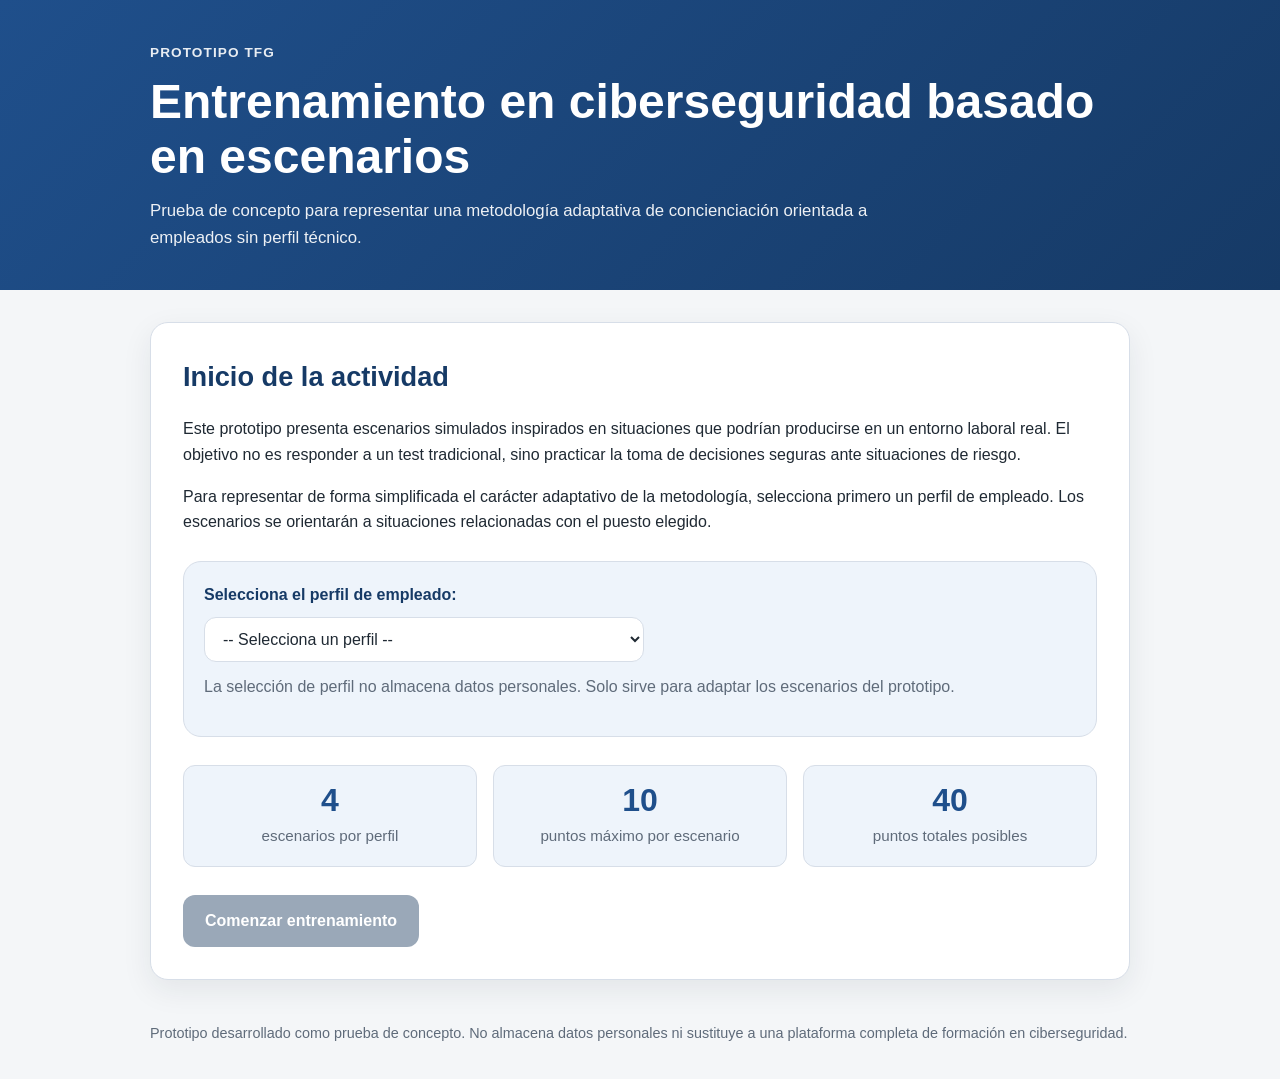
<file: Prototipo-TFG/index.html>
<!DOCTYPE html>
<html lang="es">
<head>
    <meta charset="UTF-8">
    <meta name="viewport" content="width=device-width, initial-scale=1.0">
    <title>Prototipo TFG - Concienciación en ciberseguridad</title>
    <link rel="stylesheet" href="styles.css">
</head>
<body>
    <header class="site-header">
        <div class="container">
            <p class="tagline">Prototipo TFG</p>
            <h1>Entrenamiento en ciberseguridad basado en escenarios</h1>
            <p class="subtitle">
                Prueba de concepto para representar una metodología adaptativa de concienciación orientada a empleados sin perfil técnico.
            </p>
        </div>
    </header>

    <main class="container">
        <section id="start-screen" class="card active">
            <h2>Inicio de la actividad</h2>
            <p>
                Este prototipo presenta escenarios simulados inspirados en situaciones que podrían producirse en un entorno laboral real.
                El objetivo no es responder a un test tradicional, sino practicar la toma de decisiones seguras ante situaciones de riesgo.
            </p>
            <p>
                Para representar de forma simplificada el carácter adaptativo de la metodología, selecciona primero un perfil de empleado.
                Los escenarios se orientarán a situaciones relacionadas con el puesto elegido.
            </p>

            <div class="profile-section">
                <label for="profile-select" class="profile-label">Selecciona el perfil de empleado:</label>
                <select id="profile-select" class="profile-select">
                    <option value="">-- Selecciona un perfil --</option>
                    <option value="administracion">Administración</option>
                    <option value="rrhh">Recursos humanos</option>
                    <option value="comercial">Comercial / atención al cliente</option>
                    <option value="general">Usuario general de oficina</option>
                </select>
                <p id="profile-description" class="profile-description">
                    La selección de perfil no almacena datos personales. Solo sirve para adaptar los escenarios del prototipo.
                </p>
            </div>

            <div class="info-grid">
                <div class="info-box"><strong>4</strong><span>escenarios por perfil</span></div>
                <div class="info-box"><strong>10</strong><span>puntos máximo por escenario</span></div>
                <div class="info-box"><strong>40</strong><span>puntos totales posibles</span></div>
            </div>

            <button id="start-button" class="primary-button" disabled>Comenzar entrenamiento</button>
        </section>

        <section id="scenario-screen" class="card">
            <div class="progress-wrapper" aria-label="Progreso de la actividad">
                <div class="progress-info">
                    <span id="scenario-counter">Escenario 1 de 4</span>
                    <span id="score-display">Puntuación: 0</span>
                </div>
                <div class="progress-bar"><div id="progress-fill" class="progress-fill"></div></div>
            </div>

            <div class="scenario-meta">
                <p id="selected-profile-label" class="profile-pill">Perfil seleccionado</p>
                <p id="risk-label" class="risk-label">Riesgo trabajado</p>
            </div>

            <h2 id="scenario-title">Título del escenario</h2>
            <p id="scenario-description" class="scenario-description"></p>
            <div id="options-container" class="options-container" aria-label="Opciones de respuesta"></div>
        </section>

        <section id="feedback-screen" class="card">
            <p id="feedback-result" class="feedback-result">Resultado</p>
            <h2>Retroalimentación inmediata</h2>
            <p id="feedback-text"></p>

            <div class="feedback-summary">
                <span id="points-earned">Puntos obtenidos: 0</span>
                <span id="updated-score">Puntuación acumulada: 0</span>
            </div>

            <button id="next-button" class="primary-button">Siguiente escenario</button>
        </section>

        <section id="final-screen" class="card">
            <h2>Resultado final</h2>
            <p>
                Has completado todos los escenarios del prototipo. El resultado mostrado tiene una finalidad únicamente
                formativa y demostrativa.
            </p>

            <div class="final-score-box">
                <span>Puntuación obtenida</span>
                <strong id="final-score">0 / 40</strong>
            </div>

            <p id="final-profile-summary" class="final-profile-summary"></p>
            <p id="final-message" class="final-message"></p>

            <div class="final-actions">
                <button id="restart-button" class="secondary-button">Reiniciar actividad</button>
            </div>
        </section>
    </main>

    <footer class="site-footer">
        <div class="container">
            <p>
                Prototipo desarrollado como prueba de concepto. No almacena datos personales ni sustituye a una plataforma
                completa de formación en ciberseguridad.
            </p>
        </div>
    </footer>

    <script src="script.js"></script>
</body>
</html>
</file>
<file: Prototipo-TFG/styles.css>
/* =========================================================
   Prototipo TFG - Concienciación en ciberseguridad
   Archivo: styles.css
   ========================================================= */

* {
    box-sizing: border-box;
    margin: 0;
    padding: 0;
}

:root {
    --color-primary: #1f4f8b;
    --color-primary-dark: #163a66;
    --color-secondary: #eef4fb;
    --color-background: #f4f6f8;
    --color-card: #ffffff;
    --color-text: #1f2933;
    --color-muted: #5f6b7a;
    --color-border: #d7dee8;
    --color-success: #1f7a4d;
    --color-warning: #9a6b00;
    --color-danger: #a63a3a;
    --shadow-soft: 0 10px 30px rgba(31, 41, 51, 0.08);
    --radius-lg: 18px;
    --radius-md: 12px;
}

body {
    font-family: Arial, Helvetica, sans-serif;
    background: var(--color-background);
    color: var(--color-text);
    line-height: 1.6;
}

.container {
    width: min(100% - 32px, 980px);
    margin: 0 auto;
}

.site-header {
    background: linear-gradient(135deg, var(--color-primary), var(--color-primary-dark));
    color: #ffffff;
    padding: 42px 0 38px;
    margin-bottom: 32px;
}

.tagline {
    text-transform: uppercase;
    letter-spacing: 0.08em;
    font-size: 0.85rem;
    font-weight: 700;
    opacity: 0.9;
    margin-bottom: 10px;
}

.site-header h1 {
    font-size: clamp(2rem, 4vw, 3rem);
    line-height: 1.15;
    margin-bottom: 14px;
}

.subtitle {
    max-width: 760px;
    font-size: 1.05rem;
    opacity: 0.92;
}

.card {
    display: none;
    background: var(--color-card);
    border: 1px solid var(--color-border);
    border-radius: var(--radius-lg);
    box-shadow: var(--shadow-soft);
    padding: 32px;
    margin-bottom: 32px;
}

.card.active {
    display: block;
}

.card h2 {
    font-size: 1.7rem;
    margin-bottom: 18px;
    color: var(--color-primary-dark);
}

.card p {
    margin-bottom: 16px;
}

.profile-section {
    background: var(--color-secondary);
    border: 1px solid var(--color-border);
    border-radius: var(--radius-lg);
    padding: 20px;
    margin: 26px 0;
}

.profile-label {
    display: block;
    font-weight: 700;
    margin-bottom: 10px;
    color: var(--color-primary-dark);
}

.profile-select {
    width: 100%;
    max-width: 440px;
    padding: 12px 14px;
    border: 1px solid var(--color-border);
    border-radius: var(--radius-md);
    font: inherit;
    background: #ffffff;
    color: var(--color-text);
}

.profile-description {
    margin-top: 12px;
    color: var(--color-muted);
}

.info-grid {
    display: grid;
    grid-template-columns: repeat(3, 1fr);
    gap: 16px;
    margin: 28px 0;
}

.info-box {
    background: var(--color-secondary);
    border: 1px solid var(--color-border);
    border-radius: var(--radius-md);
    padding: 18px;
    text-align: center;
}

.info-box strong {
    display: block;
    font-size: 2rem;
    color: var(--color-primary);
    line-height: 1;
    margin-bottom: 8px;
}

.info-box span {
    display: block;
    color: var(--color-muted);
    font-size: 0.95rem;
}

button {
    font: inherit;
}

.primary-button,
.secondary-button,
.option-button {
    border: none;
    border-radius: var(--radius-md);
    cursor: pointer;
    transition: transform 0.15s ease, box-shadow 0.15s ease, background 0.15s ease;
}

.primary-button {
    background: var(--color-primary);
    color: #ffffff;
    padding: 13px 22px;
    font-weight: 700;
    box-shadow: 0 8px 18px rgba(31, 79, 139, 0.22);
}

.primary-button:hover,
.primary-button:focus {
    background: var(--color-primary-dark);
    transform: translateY(-1px);
}

.primary-button:disabled {
    background: #9aa8b8;
    cursor: not-allowed;
    transform: none;
    box-shadow: none;
}

.secondary-button {
    background: #e8edf3;
    color: var(--color-text);
    padding: 13px 22px;
    font-weight: 700;
}

.secondary-button:hover,
.secondary-button:focus {
    background: #dce4ee;
    transform: translateY(-1px);
}

.progress-wrapper {
    margin-bottom: 26px;
}

.progress-info {
    display: flex;
    justify-content: space-between;
    gap: 12px;
    color: var(--color-muted);
    font-size: 0.95rem;
    margin-bottom: 10px;
}

.progress-bar {
    width: 100%;
    height: 12px;
    background: #e5eaf0;
    border-radius: 999px;
    overflow: hidden;
}

.progress-fill {
    width: 0%;
    height: 100%;
    background: var(--color-primary);
    border-radius: 999px;
    transition: width 0.3s ease;
}

.scenario-meta {
    display: flex;
    flex-wrap: wrap;
    gap: 10px;
    margin-bottom: 14px;
}

.risk-label,
.profile-pill {
    display: inline-block;
    border-radius: 999px;
    padding: 6px 12px;
    font-size: 0.9rem;
    font-weight: 700;
    margin-bottom: 0;
}

.risk-label {
    background: var(--color-secondary);
    color: var(--color-primary-dark);
    border: 1px solid var(--color-border);
}

.profile-pill {
    background: rgba(31, 122, 77, 0.12);
    color: var(--color-success);
    border: 1px solid rgba(31, 122, 77, 0.25);
}

.scenario-description {
    font-size: 1.03rem;
    margin-bottom: 24px;
    white-space: pre-line;
}

.options-container {
    display: grid;
    gap: 14px;
}

.option-button {
    width: 100%;
    text-align: left;
    background: #ffffff;
    color: var(--color-text);
    border: 1px solid var(--color-border);
    padding: 16px 18px;
    line-height: 1.5;
}

.option-button:hover,
.option-button:focus {
    border-color: var(--color-primary);
    box-shadow: 0 6px 18px rgba(31, 79, 139, 0.12);
    transform: translateY(-1px);
}

.option-letter {
    display: inline-flex;
    align-items: center;
    justify-content: center;
    min-width: 30px;
    height: 30px;
    margin-right: 10px;
    border-radius: 50%;
    background: var(--color-secondary);
    color: var(--color-primary-dark);
    font-weight: 700;
}

.feedback-result {
    display: inline-block;
    border-radius: 999px;
    padding: 7px 13px;
    font-weight: 700;
    margin-bottom: 14px;
}

.feedback-result.optimal {
    background: rgba(31, 122, 77, 0.12);
    color: var(--color-success);
}

.feedback-result.partial {
    background: rgba(154, 107, 0, 0.13);
    color: var(--color-warning);
}

.feedback-result.unsafe {
    background: rgba(166, 58, 58, 0.12);
    color: var(--color-danger);
}

.feedback-summary {
    display: flex;
    justify-content: space-between;
    gap: 14px;
    background: var(--color-secondary);
    border: 1px solid var(--color-border);
    border-radius: var(--radius-md);
    padding: 16px;
    margin: 24px 0;
    font-weight: 700;
}

.final-score-box {
    background: var(--color-secondary);
    border: 1px solid var(--color-border);
    border-radius: var(--radius-lg);
    padding: 26px;
    text-align: center;
    margin: 24px 0;
}

.final-score-box span {
    display: block;
    color: var(--color-muted);
    margin-bottom: 8px;
}

.final-score-box strong {
    display: block;
    color: var(--color-primary-dark);
    font-size: 2.4rem;
}

.final-profile-summary {
    color: var(--color-muted);
}

.final-message {
    font-size: 1.05rem;
    font-weight: 700;
}

.final-actions {
    margin-top: 24px;
}

.site-footer {
    color: var(--color-muted);
    font-size: 0.9rem;
    padding: 10px 0 34px;
}

button:focus-visible,
select:focus-visible {
    outline: 3px solid rgba(31, 79, 139, 0.35);
    outline-offset: 3px;
}

@media (max-width: 720px) {
    .site-header {
        padding: 32px 0;
    }

    .card {
        padding: 24px;
    }

    .info-grid {
        grid-template-columns: 1fr;
    }

    .progress-info,
    .feedback-summary {
        flex-direction: column;
    }

    .option-letter {
        margin-bottom: 6px;
    }
}
</file>
